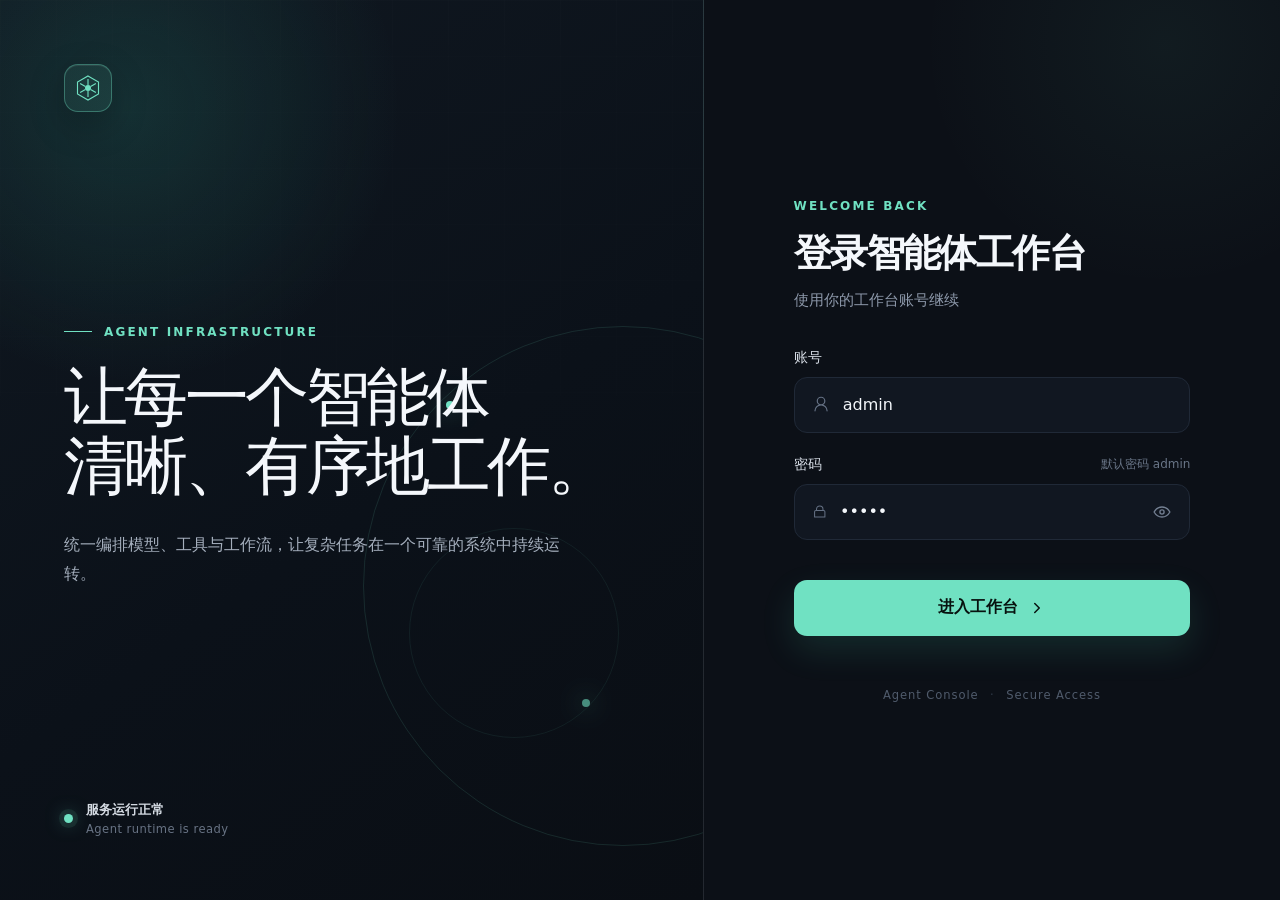
<file: docs/dev-ops/nginx/html/index.html>
<!doctype html>
<html lang="zh-CN">
<head>
    <meta charset="UTF-8">
    <meta name="viewport" content="width=device-width, initial-scale=1.0">
    <meta name="description" content="智能体对话工作台">
    <title>Agent Console · 智能体对话</title>
    <script>
        if (!sessionStorage.getItem('agentConsoleUser')) {
            window.location.replace('./login.html');
        }
    </script>
    <link rel="stylesheet" href="./css/chat.css">
</head>
<body>
<div class="app-shell">
    <aside class="sidebar" id="sidebar">
        <div class="brand">
            <div class="brand-icon" aria-hidden="true"><svg viewBox="0 0 40 40"><path d="M20 4 34 12v16L20 36 6 28V12L20 4Z"/><circle cx="20" cy="20" r="4"/><path d="m20 8 0 8M20 24v8M9.5 14l7 4M23.5 22l7 4M30.5 14l-7 4M16.5 22l-7 4"/></svg></div>
            <div><strong>Agent Console</strong><span>INTELLIGENCE OS</span></div>
        </div>
        <div class="sidebar-section">
            <label for="agent-select">当前智能体</label>
            <div class="select-shell"><span class="agent-indicator"></span><select id="agent-select" aria-describedby="agent-description"><option value="">正在加载智能体…</option></select><svg viewBox="0 0 24 24" aria-hidden="true"><path d="m8 10 4 4 4-4"/></svg></div>
            <p id="agent-description">正在连接智能体服务</p>
        </div>
        <button class="new-chat" id="new-chat" type="button"><svg viewBox="0 0 24 24" aria-hidden="true"><path d="M12 5v14M5 12h14"/></svg><span>清空当前对话</span></button>
        <div class="sidebar-spacer"></div>
        <div class="service-status"><span class="pulse"></span><div><strong>Agent Runtime</strong><span id="service-label">等待连接</span></div></div>
        <button class="account" id="logout-button" type="button" aria-label="退出登录"><span class="avatar" id="sidebar-avatar">A</span><span class="account-copy"><strong id="sidebar-user">admin</strong><small>退出当前账号</small></span><svg viewBox="0 0 24 24" aria-hidden="true"><path d="M10 17l5-5-5-5M15 12H3M14 4h5a2 2 0 0 1 2 2v12a2 2 0 0 1-2 2h-5"/></svg></button>
    </aside>

    <main class="workspace">
        <header class="topbar">
            <button class="menu-button" id="menu-button" type="button" aria-label="打开导航" aria-expanded="false"><svg viewBox="0 0 24 24" aria-hidden="true"><path d="M4 7h16M4 12h16M4 17h16"/></svg></button>
            <div class="active-agent"><span class="agent-avatar">AI</span><div><strong id="active-agent-name">智能体对话</strong><span><i></i><span id="active-agent-state">准备就绪</span></span></div></div>
            <div class="topbar-meta"><span class="session-pill"><span>SESSION</span><strong id="session-id">NEW</strong></span><span class="user-pill" id="topbar-user">admin</span></div>
        </header>

        <section class="conversation" id="conversation" aria-live="polite" aria-label="对话内容">
            <div class="welcome" id="welcome-state">
                <span class="welcome-mark">AI</span>
                <h1>今天想让智能体<br>帮你完成什么？</h1>
                <p>选择左侧智能体，然后发送你的问题。每次提问都会创建一个独立会话。</p>
                <div class="suggestions" aria-label="问题示例"><button type="button" data-prompt="请你告诉我北京今天的天气">查询北京今天的天气</button><button type="button" data-prompt="请帮我整理一份今日工作计划">整理一份工作计划</button></div>
            </div>
            <div class="messages" id="messages"></div>
        </section>

        <footer class="composer-wrap">
            <form class="composer" id="chat-form">
                <textarea id="message-input" rows="1" maxlength="4000" placeholder="向智能体发送消息…" aria-label="对话消息"></textarea>
                <div class="composer-footer"><span class="stream-label"><i></i> 流式响应</span><span class="keyboard-tip">Enter 发送 · Shift + Enter 换行</span><button type="submit" id="send-button" aria-label="发送消息"><svg viewBox="0 0 24 24" aria-hidden="true"><path d="m5 12 14-7-5 14-2-6-7-1Z"/><path d="m12 13 7-8"/></svg></button></div>
            </form>
            <p class="disclaimer">智能体生成的内容可能存在误差，请核验重要信息。</p>
        </footer>
    </main>
</div>
<div class="sidebar-backdrop" id="sidebar-backdrop"></div>
<div class="toast" id="toast" role="status" aria-live="polite"></div>
<script src="./js/config.js"></script>
<script src="./js/chat.js"></script>
</body>
</html>
</file>
<file: docs/dev-ops/nginx/html/css/chat.css>
:root {
    color-scheme: dark;
    --bg: #080b10;
    --panel: #0c1118;
    --panel-2: #101620;
    --field: #121a25;
    --text: #f3f6fa;
    --muted: #8b96a8;
    --faint: #596475;
    --line: rgba(255, 255, 255, 0.09);
    --accent: #70e1c2;
    --danger: #ff7d85;
}

* { box-sizing: border-box; }
html, body { width: 100%; min-height: 100%; }
body { margin: 0; overflow: hidden; color: var(--text); background: var(--bg); font-family: Inter, "PingFang SC", "Microsoft YaHei", system-ui, sans-serif; -webkit-font-smoothing: antialiased; }
button, select, textarea { font: inherit; }
button { color: inherit; }

.app-shell { width: 100vw; min-height: 100vh; min-height: 100dvh; display: grid; grid-template-columns: 284px minmax(0, 1fr); }
.sidebar { position: relative; z-index: 20; display: flex; flex-direction: column; height: 100vh; height: 100dvh; padding: 26px 18px 20px; border-right: 1px solid var(--line); background: linear-gradient(180deg, #0e151e 0%, #0a0f16 100%); }
.brand { display: flex; align-items: center; gap: 13px; padding: 0 8px 30px; }
.brand-icon { width: 40px; height: 40px; display: grid; place-items: center; flex: 0 0 40px; border: 1px solid rgba(112, 225, 194, 0.3); border-radius: 12px; background: rgba(112, 225, 194, 0.08); }
.brand-icon svg { width: 25px; fill: none; stroke: var(--accent); stroke-width: 1.5; }
.brand-icon circle { fill: var(--accent); stroke: none; }
.brand > div:last-child { display: grid; gap: 3px; }
.brand strong { font-size: 0.95rem; letter-spacing: -0.01em; }
.brand span { color: #667183; font-size: 0.61rem; font-weight: 700; letter-spacing: 0.15em; }

.sidebar-section { padding: 20px 8px; border-top: 1px solid var(--line); }
.sidebar-section label { display: block; margin-bottom: 10px; color: #778295; font-size: 0.72rem; font-weight: 700; letter-spacing: 0.08em; }
.select-shell { position: relative; display: flex; align-items: center; min-height: 48px; border: 1px solid #263140; border-radius: 12px; background: #111923; }
.agent-indicator { width: 8px; height: 8px; margin-left: 14px; flex: 0 0 8px; border-radius: 50%; background: var(--accent); box-shadow: 0 0 12px rgba(112, 225, 194, 0.6); }
.select-shell select { width: 100%; height: 46px; padding: 0 34px 0 11px; border: 0; outline: 0; color: var(--text); background: transparent; appearance: none; cursor: pointer; font-size: 0.88rem; }
.select-shell select option { color: #eef2f7; background: #111923; }
.select-shell svg { position: absolute; right: 11px; width: 18px; fill: none; stroke: #6f7b8c; stroke-width: 1.7; pointer-events: none; }
.sidebar-section p { min-height: 34px; margin: 10px 2px 0; color: #667183; font-size: 0.74rem; line-height: 1.55; }
.new-chat { display: flex; align-items: center; justify-content: center; gap: 9px; width: calc(100% - 16px); min-height: 44px; margin: 2px 8px; border: 1px solid var(--line); border-radius: 11px; color: #bac3cf; background: rgba(255, 255, 255, 0.025); cursor: pointer; transition: 0.16s ease; }
.new-chat:hover, .new-chat:focus-visible { border-color: rgba(112, 225, 194, 0.32); color: var(--accent); background: rgba(112, 225, 194, 0.05); outline: none; }
.new-chat svg { width: 17px; fill: none; stroke: currentColor; stroke-width: 1.8; }
.new-chat span { font-size: 0.82rem; font-weight: 600; }
.sidebar-spacer { flex: 1; }
.service-status { display: flex; align-items: center; gap: 12px; margin: 0 8px 16px; padding: 14px; border: 1px solid var(--line); border-radius: 12px; background: rgba(255, 255, 255, 0.02); }
.pulse { width: 9px; height: 9px; border-radius: 50%; background: #667183; }
.service-status.is-online .pulse { background: var(--accent); box-shadow: 0 0 0 4px rgba(112, 225, 194, 0.07), 0 0 14px rgba(112, 225, 194, 0.4); }
.service-status.is-error .pulse { background: var(--danger); }
.service-status div { display: grid; gap: 3px; }
.service-status strong { font-size: 0.76rem; font-weight: 650; }
.service-status span:last-child { color: #687486; font-size: 0.68rem; }
.account { display: flex; align-items: center; width: 100%; padding: 12px 10px; border: 0; border-top: 1px solid var(--line); background: transparent; cursor: pointer; text-align: left; }
.account:hover, .account:focus-visible { background: rgba(255, 255, 255, 0.025); outline: none; }
.avatar { width: 34px; height: 34px; display: grid; place-items: center; flex: 0 0 34px; border-radius: 10px; color: #07130f; background: var(--accent); font-size: 0.8rem; font-weight: 800; }
.account-copy { display: grid; gap: 2px; min-width: 0; margin-left: 10px; }
.account-copy strong { overflow: hidden; font-size: 0.78rem; text-overflow: ellipsis; }
.account-copy small { color: #667183; font-size: 0.66rem; }
.account > svg { width: 18px; margin-left: auto; fill: none; stroke: #596475; stroke-width: 1.6; }

.workspace { min-width: 0; height: 100vh; height: 100dvh; display: grid; grid-template-rows: 72px minmax(0, 1fr) auto; background: radial-gradient(circle at 48% 8%, rgba(112, 225, 194, 0.045), transparent 27%), var(--bg); }
.topbar { display: flex; align-items: center; gap: 15px; padding: 0 clamp(20px, 3vw, 44px); border-bottom: 1px solid var(--line); background: rgba(8, 11, 16, 0.78); backdrop-filter: blur(16px); }
.menu-button { display: none; width: 40px; height: 40px; place-items: center; border: 1px solid var(--line); border-radius: 10px; background: transparent; }
.menu-button svg { width: 20px; fill: none; stroke: currentColor; stroke-width: 1.7; }
.active-agent { display: flex; align-items: center; gap: 12px; min-width: 0; }
.agent-avatar { width: 38px; height: 38px; display: grid; place-items: center; flex: 0 0 38px; border: 1px solid rgba(112, 225, 194, 0.22); border-radius: 12px; color: var(--accent); background: rgba(112, 225, 194, 0.07); font-size: 0.72rem; font-weight: 800; }
.active-agent > div { display: grid; gap: 4px; min-width: 0; }
.active-agent strong { overflow: hidden; font-size: 0.88rem; text-overflow: ellipsis; white-space: nowrap; }
.active-agent div > span { display: flex; align-items: center; gap: 6px; color: #697587; font-size: 0.68rem; }
.active-agent i { width: 6px; height: 6px; border-radius: 50%; background: var(--accent); }
.topbar-meta { display: flex; align-items: center; gap: 10px; margin-left: auto; }
.session-pill, .user-pill { min-height: 32px; display: flex; align-items: center; padding: 0 11px; border: 1px solid var(--line); border-radius: 9px; background: rgba(255, 255, 255, 0.025); }
.session-pill { gap: 8px; }
.session-pill span { color: #596475; font-size: 0.58rem; font-weight: 800; letter-spacing: 0.12em; }
.session-pill strong { max-width: 94px; overflow: hidden; color: #8c98a9; font-size: 0.66rem; font-weight: 600; text-overflow: ellipsis; }
.user-pill { color: #8995a7; font-size: 0.72rem; }
.conversation { min-height: 0; overflow-y: auto; scrollbar-color: #273240 transparent; }
.welcome { min-height: 100%; display: flex; flex-direction: column; align-items: center; justify-content: center; padding: 52px 24px 120px; text-align: center; }
.welcome[hidden] { display: none; }
.welcome-mark { width: 58px; height: 58px; display: grid; place-items: center; margin-bottom: 24px; border: 1px solid rgba(112, 225, 194, 0.25); border-radius: 18px; color: var(--accent); background: rgba(112, 225, 194, 0.07); box-shadow: 0 22px 70px rgba(72, 205, 168, 0.08); font-size: 0.86rem; font-weight: 800; }
.welcome h1 { margin: 0; font-size: clamp(2rem, 4vw, 3.6rem); font-weight: 560; line-height: 1.13; letter-spacing: -0.055em; }
.welcome > p { max-width: 540px; margin: 20px 0 30px; color: var(--muted); font-size: 0.92rem; line-height: 1.8; }
.suggestions { display: flex; flex-wrap: wrap; justify-content: center; gap: 10px; }
.suggestions button { min-height: 42px; padding: 0 16px; border: 1px solid var(--line); border-radius: 11px; color: #929daf; background: rgba(255, 255, 255, 0.025); cursor: pointer; font-size: 0.78rem; }
.suggestions button:hover, .suggestions button:focus-visible { border-color: rgba(112, 225, 194, 0.28); color: #c5ded7; background: rgba(112, 225, 194, 0.045); outline: none; }
.messages { width: min(100%, 980px); margin: 0 auto; padding: 42px clamp(20px, 4vw, 54px) 60px; }
.message-row { display: flex; margin-bottom: 28px; animation: message-in 0.28s ease both; }
.message-row.user { justify-content: flex-start; }
.message-row.assistant { justify-content: flex-end; }
.message-bubble { width: fit-content; max-width: min(78%, 720px); padding: 13px 16px 15px; border: 1px solid var(--line); border-radius: 5px 18px 18px 18px; background: #111923; box-shadow: 0 12px 34px rgba(0, 0, 0, 0.14); }
.message-row.assistant .message-bubble { border-color: rgba(112, 225, 194, 0.17); border-radius: 18px 5px 18px 18px; background: linear-gradient(145deg, rgba(38, 72, 65, 0.62), rgba(17, 27, 31, 0.96)); }
.message-row.is-error .message-bubble { border-color: rgba(255, 116, 116, 0.28); background: rgba(72, 29, 32, 0.42); }
.message-header { display: flex; align-items: center; gap: 10px; margin-bottom: 8px; }
.message-row.assistant .message-header { justify-content: flex-end; }
.message-header strong { color: #aab5c4; font-size: 0.68rem; font-weight: 700; }
.message-row.assistant .message-header strong { color: #9bd5c4; }
.message-header span { color: #536071; font-size: 0.62rem; }
.message-content { color: #d8dee8; font-size: 0.88rem; line-height: 1.78; overflow-wrap: anywhere; white-space: pre-wrap; }
.message-row.assistant .message-content { color: #e1ebe8; }
.message-bubble.is-loading { min-width: 112px; }
.typing { min-height: 20px; display: flex; align-items: center; gap: 5px; }
.typing i { width: 6px; height: 6px; border-radius: 50%; background: #82cbb7; animation: typing-pulse 1.15s ease-in-out infinite; }
.typing i:nth-child(2) { animation-delay: 0.14s; }
.typing i:nth-child(3) { animation-delay: 0.28s; }

.composer-wrap { padding: 14px clamp(20px, 4vw, 52px) 15px; background: linear-gradient(180deg, transparent, rgba(8, 11, 16, 0.96) 24%); }
.composer { width: min(100%, 900px); margin: 0 auto; padding: 14px 14px 11px 18px; border: 1px solid #293544; border-radius: 17px; background: #111923; box-shadow: 0 20px 70px rgba(0, 0, 0, 0.28); transition: 0.16s ease; }
.composer:focus-within { border-color: rgba(112, 225, 194, 0.42); box-shadow: 0 20px 70px rgba(0, 0, 0, 0.3), 0 0 0 4px rgba(112, 225, 194, 0.04); }
.composer textarea { width: 100%; max-height: 170px; resize: none; overflow-y: auto; padding: 2px 4px 12px; border: 0; outline: 0; color: var(--text); background: transparent; font-size: 0.95rem; line-height: 1.65; }
.composer textarea::placeholder { color: #5d6878; }
.composer-footer { display: flex; align-items: center; gap: 16px; min-height: 38px; }
.stream-label { display: flex; align-items: center; gap: 7px; color: #6f7b8c; font-size: 0.7rem; }
.stream-label i { width: 6px; height: 6px; border-radius: 50%; background: var(--accent); box-shadow: 0 0 8px rgba(112, 225, 194, 0.4); }
.keyboard-tip { margin-left: auto; color: #525e6e; font-size: 0.66rem; }
#send-button { width: 38px; height: 38px; display: grid; place-items: center; border: 0; border-radius: 11px; color: #06120e; background: var(--accent); cursor: pointer; transition: 0.16s ease; }
#send-button:hover { background: #86ebcf; transform: translateY(-1px); }
#send-button:focus-visible { outline: 3px solid rgba(112, 225, 194, 0.22); outline-offset: 2px; }
#send-button:disabled { cursor: not-allowed; opacity: 0.45; transform: none; }
#send-button svg { width: 18px; fill: none; stroke: currentColor; stroke-linecap: round; stroke-linejoin: round; stroke-width: 1.8; }
.disclaimer { margin: 8px auto 0; color: #4d5867; font-size: 0.64rem; text-align: center; }
.sidebar-backdrop { display: none; }
.toast { position: fixed; z-index: 40; top: 22px; left: 50%; max-width: min(88vw, 520px); padding: 11px 16px; border: 1px solid var(--line); border-radius: 11px; color: #c8d1dc; background: rgba(17, 25, 35, 0.96); box-shadow: 0 18px 55px rgba(0, 0, 0, 0.38); opacity: 0; pointer-events: none; transform: translate(-50%, -12px); transition: 0.2s ease; font-size: 0.76rem; }
.toast.is-visible { opacity: 1; transform: translate(-50%, 0); }
.toast.error { border-color: rgba(255, 116, 116, 0.28); color: #ffd1d1; background: rgba(54, 24, 29, 0.97); }

@keyframes message-in {
    from { opacity: 0; transform: translateY(7px); }
    to { opacity: 1; transform: translateY(0); }
}

@keyframes typing-pulse {
    0%, 60%, 100% { opacity: 0.35; transform: translateY(0); }
    30% { opacity: 1; transform: translateY(-3px); }
}

@media (max-width: 820px) {
    .app-shell { grid-template-columns: 1fr; }
    .sidebar { position: fixed; inset: 0 auto 0 0; width: min(86vw, 284px); transform: translateX(-104%); transition: transform 0.22s ease; box-shadow: 24px 0 70px rgba(0, 0, 0, 0.45); }
    .sidebar.is-open { transform: translateX(0); }
    .sidebar-backdrop { position: fixed; z-index: 15; inset: 0; background: rgba(2, 5, 8, 0.6); backdrop-filter: blur(3px); }
    .sidebar-backdrop.is-visible { display: block; }
    .menu-button { display: grid; }
    .topbar { padding: 0 16px; }
    .session-pill { display: none; }
    .welcome { padding-bottom: 86px; }
}

@media (max-width: 540px) {
    .topbar { height: 66px; }
    .workspace { grid-template-rows: 66px minmax(0, 1fr) auto; }
    .user-pill, .keyboard-tip { display: none; }
    .welcome h1 { font-size: 2.05rem; }
    .suggestions { width: 100%; }
    .suggestions button { width: 100%; }
    .composer-wrap { padding: 10px 12px 11px; }
    .composer { border-radius: 15px; }
    .disclaimer { display: none; }
    .messages { padding: 28px 14px 40px; }
    .message-bubble { max-width: 90%; }
}

@media (prefers-reduced-motion: reduce) {
    *, *::before, *::after { scroll-behavior: auto !important; animation-duration: 0.01ms !important; animation-iteration-count: 1 !important; transition-duration: 0.01ms !important; }
}
</file>
<file: docs/dev-ops/nginx/html/css/login.css>
:root {
    color-scheme: dark;
    --ink: #f4f7fb;
    --muted: #8d98aa;
    --line: rgba(255, 255, 255, 0.1);
    --panel: #0c1017;
    --field: #111721;
    --accent: #70e1c2;
    --accent-strong: #48cda8;
    --danger: #ff7d85;
}

* {
    box-sizing: border-box;
}

html,
body {
    min-height: 100%;
}

body {
    margin: 0;
    background: #080b10;
    color: var(--ink);
    font-family: Inter, "PingFang SC", "Microsoft YaHei", system-ui, -apple-system, BlinkMacSystemFont, "Segoe UI", sans-serif;
    -webkit-font-smoothing: antialiased;
}

button,
input {
    font: inherit;
}

button {
    color: inherit;
}

.login-shell {
    min-height: 100vh;
    min-height: 100dvh;
    display: grid;
    grid-template-columns: minmax(360px, 1.1fr) minmax(480px, 0.9fr);
}

.brand-panel {
    position: relative;
    isolation: isolate;
    display: flex;
    flex-direction: column;
    justify-content: space-between;
    min-height: 100vh;
    padding: clamp(38px, 5vw, 72px);
    overflow: hidden;
    background:
        radial-gradient(circle at 18% 12%, rgba(55, 198, 168, 0.15), transparent 28%),
        linear-gradient(145deg, #101821 0%, #0b1119 55%, #0a0e14 100%);
    border-right: 1px solid var(--line);
}

.brand-mark {
    width: 48px;
    height: 48px;
    display: grid;
    place-items: center;
    border: 1px solid rgba(112, 225, 194, 0.36);
    border-radius: 14px;
    background: rgba(112, 225, 194, 0.08);
    box-shadow: 0 12px 36px rgba(0, 0, 0, 0.22), inset 0 1px rgba(255, 255, 255, 0.08);
}

.brand-mark svg {
    width: 30px;
    fill: none;
    stroke: var(--accent);
    stroke-width: 1.5;
}

.brand-mark circle {
    fill: var(--accent);
    stroke: none;
}

.brand-copy {
    position: relative;
    z-index: 2;
    max-width: 680px;
    margin: auto 0;
    padding: 80px 0;
}

.eyebrow,
.form-kicker {
    margin: 0 0 24px;
    color: var(--accent);
    font-size: 0.75rem;
    font-weight: 700;
    letter-spacing: 0.18em;
}

.eyebrow {
    display: flex;
    align-items: center;
    gap: 12px;
}

.eyebrow span {
    width: 28px;
    height: 1px;
    background: var(--accent);
}

.brand-copy h1 {
    margin: 0;
    max-width: 660px;
    font-size: clamp(2.6rem, 5vw, 5.8rem);
    font-weight: 550;
    line-height: 1.08;
    letter-spacing: -0.055em;
}

.brand-description {
    max-width: 520px;
    margin: 30px 0 0;
    color: #a5afbd;
    font-size: 1rem;
    line-height: 1.8;
}

.system-note {
    position: relative;
    z-index: 2;
    display: flex;
    align-items: center;
    gap: 13px;
    color: #d5dbe3;
}

.system-note div {
    display: grid;
    gap: 3px;
}

.system-note strong {
    font-size: 0.82rem;
    font-weight: 600;
}

.system-note span:last-child {
    color: #687384;
    font-size: 0.72rem;
    letter-spacing: 0.04em;
}

.status-dot {
    width: 9px;
    height: 9px;
    border-radius: 50%;
    background: var(--accent);
    box-shadow: 0 0 0 5px rgba(112, 225, 194, 0.09), 0 0 18px rgba(112, 225, 194, 0.6);
}

.grid {
    position: absolute;
    z-index: -2;
    inset: 0;
    opacity: 0.25;
    background-image:
        linear-gradient(rgba(255, 255, 255, 0.035) 1px, transparent 1px),
        linear-gradient(90deg, rgba(255, 255, 255, 0.035) 1px, transparent 1px);
    background-size: 56px 56px;
    mask-image: linear-gradient(to bottom, black, transparent 88%);
}

.ambient {
    position: absolute;
    z-index: -1;
    border: 1px solid rgba(112, 225, 194, 0.12);
    border-radius: 50%;
}

.ambient::after {
    content: "";
    position: absolute;
    width: 8px;
    height: 8px;
    border-radius: 50%;
    background: var(--accent);
    box-shadow: 0 0 24px var(--accent);
}

.ambient-one {
    right: -180px;
    bottom: 6%;
    width: 520px;
    height: 520px;
    animation: drift 12s ease-in-out infinite;
}

.ambient-one::after {
    top: 74px;
    left: 82px;
}

.ambient-two {
    right: 12%;
    bottom: 18%;
    width: 210px;
    height: 210px;
    opacity: 0.6;
    animation: drift 9s ease-in-out infinite reverse;
}

.ambient-two::after {
    right: 28px;
    bottom: 30px;
}

.form-panel {
    display: grid;
    place-items: center;
    min-height: 100vh;
    padding: 48px clamp(28px, 7vw, 110px);
    background:
        radial-gradient(circle at 80% 5%, rgba(112, 225, 194, 0.055), transparent 25%),
        var(--panel);
}

.form-wrap {
    width: min(100%, 430px);
}

.mobile-brand {
    display: none;
    align-items: center;
    gap: 10px;
    margin-bottom: 56px;
    font-weight: 650;
}

.mobile-logo {
    width: 34px;
    height: 34px;
    display: grid;
    place-items: center;
    border-radius: 10px;
    color: #06120f;
    background: var(--accent);
}

.form-header {
    margin-bottom: 38px;
}

.form-kicker {
    margin-bottom: 15px;
}

.form-header h2 {
    margin: 0;
    font-size: clamp(1.9rem, 3vw, 2.45rem);
    font-weight: 600;
    letter-spacing: -0.04em;
}

.form-header > p:last-child {
    margin: 12px 0 0;
    color: var(--muted);
    font-size: 0.94rem;
}

.field-group + .field-group {
    margin-top: 22px;
}

.field-group label {
    display: block;
    margin-bottom: 10px;
    color: #d6dce5;
    font-size: 0.88rem;
    font-weight: 550;
}

.label-row {
    display: flex;
    align-items: center;
    justify-content: space-between;
}

.label-row span {
    margin-bottom: 10px;
    color: #697587;
    font-size: 0.75rem;
}

.input-shell {
    position: relative;
    display: flex;
    align-items: center;
    height: 56px;
    border: 1px solid #202937;
    border-radius: 13px;
    background: var(--field);
    transition: border-color 160ms ease, box-shadow 160ms ease, background 160ms ease;
}

.input-shell:focus-within {
    border-color: rgba(112, 225, 194, 0.68);
    background: #131b25;
    box-shadow: 0 0 0 4px rgba(112, 225, 194, 0.08);
}

.input-shell > svg {
    width: 20px;
    margin-left: 17px;
    fill: none;
    stroke: #657184;
    stroke-linecap: round;
    stroke-linejoin: round;
    stroke-width: 1.6;
}

.input-shell input {
    width: 100%;
    height: 100%;
    padding: 0 16px 0 13px;
    border: 0;
    outline: 0;
    color: var(--ink);
    background: transparent;
    font-size: 1rem;
}

.input-shell input:-webkit-autofill,
.input-shell input:-webkit-autofill:hover,
.input-shell input:-webkit-autofill:focus {
    -webkit-text-fill-color: var(--ink);
    box-shadow: 0 0 0 1000px var(--field) inset;
    transition: background-color 9999s ease-out;
}

.password-toggle {
    width: 46px;
    height: 46px;
    flex: 0 0 46px;
    display: grid;
    place-items: center;
    margin-right: 4px;
    border: 0;
    border-radius: 10px;
    background: transparent;
    cursor: pointer;
}

.password-toggle:hover,
.password-toggle:focus-visible {
    background: rgba(255, 255, 255, 0.04);
    outline: none;
}

.password-toggle svg {
    width: 20px;
    fill: none;
    stroke: #737f91;
    stroke-linecap: round;
    stroke-linejoin: round;
    stroke-width: 1.6;
}

.eye-closed {
    display: none;
}

.password-toggle[aria-pressed="true"] .eye-open {
    display: none;
}

.password-toggle[aria-pressed="true"] .eye-closed {
    display: block;
}

.message {
    min-height: 22px;
    margin: 12px 2px 6px;
    color: var(--danger);
    font-size: 0.82rem;
}

.submit-button {
    width: 100%;
    height: 56px;
    display: flex;
    align-items: center;
    justify-content: center;
    gap: 10px;
    border: 0;
    border-radius: 13px;
    color: #07120f;
    background: var(--accent);
    box-shadow: 0 14px 34px rgba(72, 205, 168, 0.14);
    font-weight: 700;
    cursor: pointer;
    transition: transform 160ms ease, background 160ms ease, box-shadow 160ms ease;
}

.submit-button:hover {
    background: #83ebce;
    box-shadow: 0 18px 38px rgba(72, 205, 168, 0.2);
    transform: translateY(-1px);
}

.submit-button:active {
    transform: translateY(1px);
}

.submit-button:focus-visible {
    outline: 3px solid rgba(112, 225, 194, 0.28);
    outline-offset: 3px;
}

.submit-button svg {
    width: 18px;
    fill: none;
    stroke: currentColor;
    stroke-linecap: round;
    stroke-linejoin: round;
    stroke-width: 2;
    transition: transform 160ms ease;
}

.submit-button:hover svg {
    transform: translateX(3px);
}

form.is-error {
    animation: shake 320ms ease;
}

.success-card {
    display: none;
    padding: 34px;
    border: 1px solid rgba(112, 225, 194, 0.18);
    border-radius: 20px;
    background: linear-gradient(145deg, rgba(112, 225, 194, 0.08), rgba(255, 255, 255, 0.025));
    text-align: center;
    animation: rise 360ms ease both;
}

.success-card.is-visible {
    display: block;
}

.success-icon {
    width: 54px;
    height: 54px;
    display: grid;
    place-items: center;
    margin: 0 auto 20px;
    border-radius: 50%;
    color: var(--accent);
    background: rgba(112, 225, 194, 0.1);
    box-shadow: 0 0 0 8px rgba(112, 225, 194, 0.035);
}

.success-icon svg {
    width: 27px;
    fill: none;
    stroke: currentColor;
    stroke-linecap: round;
    stroke-linejoin: round;
    stroke-width: 2;
}

.success-card h3 {
    margin: 0;
    font-size: 1.35rem;
}

.success-card p {
    margin: 10px 0 24px;
    color: var(--muted);
    font-size: 0.9rem;
    line-height: 1.7;
}

.success-card button {
    padding: 10px 18px;
    border: 1px solid var(--line);
    border-radius: 10px;
    background: rgba(255, 255, 255, 0.04);
    cursor: pointer;
}

.success-card button:hover,
.success-card button:focus-visible {
    border-color: rgba(112, 225, 194, 0.42);
    outline: none;
}

.form-wrap > footer {
    margin-top: 52px;
    color: #505b6c;
    font-size: 0.72rem;
    letter-spacing: 0.08em;
    text-align: center;
}

.form-wrap > footer span {
    margin: 0 7px;
    color: #303a48;
}

@keyframes drift {
    0%, 100% { transform: translate3d(0, 0, 0); }
    50% { transform: translate3d(-12px, -16px, 0); }
}

@keyframes shake {
    0%, 100% { transform: translateX(0); }
    25% { transform: translateX(-7px); }
    75% { transform: translateX(7px); }
}

@keyframes rise {
    from { opacity: 0; transform: translateY(10px); }
    to { opacity: 1; transform: translateY(0); }
}

@media (max-width: 920px) {
    .login-shell {
        grid-template-columns: 1fr;
    }

    .brand-panel {
        display: none;
    }

    .form-panel {
        min-height: 100vh;
        padding: 36px 24px;
    }

    .mobile-brand {
        display: flex;
    }
}

@media (max-width: 480px) {
    .form-panel {
        place-items: start center;
        padding-top: 30px;
    }

    .mobile-brand {
        margin-bottom: 70px;
    }

    .form-header {
        margin-bottom: 32px;
    }

    .form-wrap > footer {
        margin-top: 40px;
    }
}

@media (prefers-reduced-motion: reduce) {
    *,
    *::before,
    *::after {
        scroll-behavior: auto !important;
        animation-duration: 0.01ms !important;
        animation-iteration-count: 1 !important;
        transition-duration: 0.01ms !important;
    }
}
</file>
